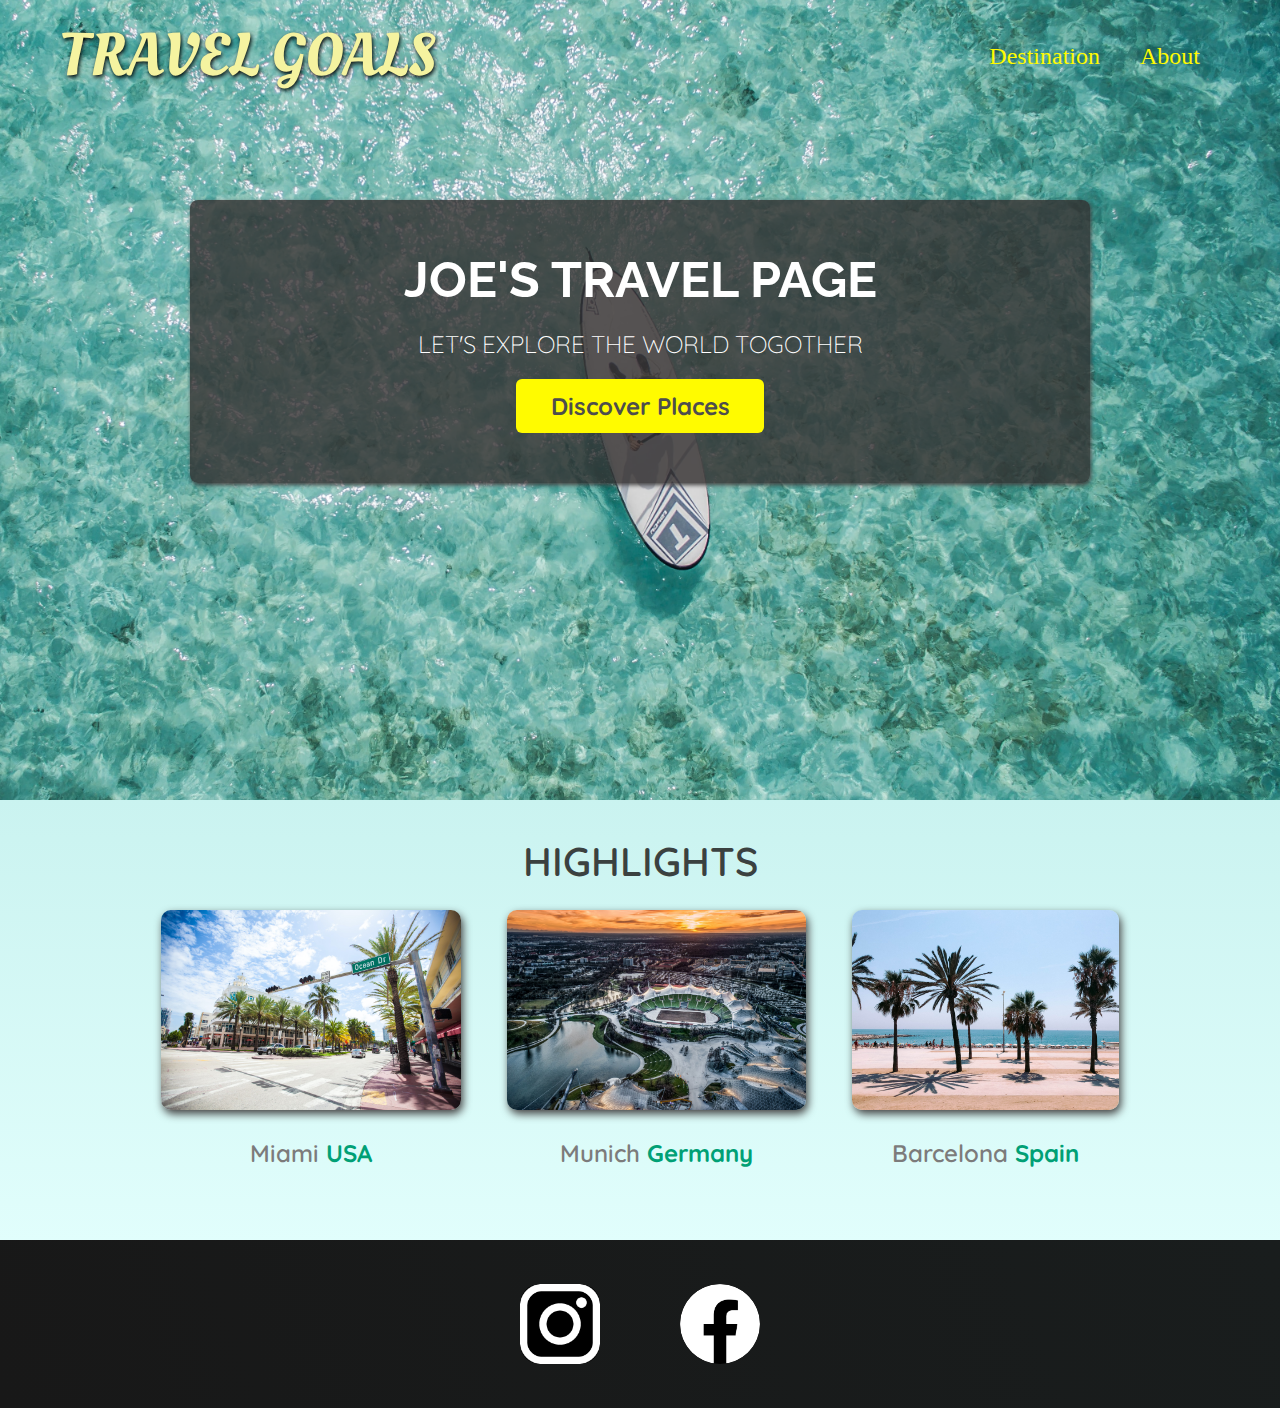
<file: index.html>
<!DOCTYPE html>
<html lang="en">

<head>
    <meta charset="UTF-8">
    <link href="https://fonts.googleapis.com/css2?family=Raleway:wght@700&family=Oleo+Script:wght@700&family=Quicksand:wght@300;500;700&display=swap" rel="stylesheet" />
    <link rel="stylesheet" href="shared-styles.css">
    <link rel="stylesheet" href="styles.css">
    <title>Travel Goals</title>
    <link rel="icon" type="image/x-icon" href="/images/icons/favicon.ico">
</head>

<body>
    <header id="page-logo">
        <div id="logo-reference">
            <a href="/index.html">Travel Goals</a>
        </div>
        <nav>
            <ul>
                <li><a href="/places.html">Destination</a></li>
                <li><a href="">About</a></li>
            </ul>
        </nav>
    </header>
    <main>
        <section id="hero">
            <div id="hero-content">
                <h1>joe's travel page</h1>
                <p>let's explore the world togother</p>
                <a href="/places.html">Discover Places</a>
            </div>
        </section>
        <section id="highlights">
            <h2>highlights</h2>
            <div id="highlights-content">
                <div>
                    <img src="/images/places/miami.jpg" alt="Miami USA">
                    <p>Miami <span>USA</span></p>
                </div>
                <div>
                    <img src="/images/places/munich.jpg" alt="Munich Germany">
                    <p>Munich <span>Germany</span></p>
                </div>
                <div>
                    <img src="/images/places/barcelona.jpg" alt="Barcelona Spain">
                    <p>Barcelona <span>Spain</span></p>
                </div>
            </div>
        </section>
    </main>
    <footer>
        <ul>
            <li id="insta-logo">
                <a href="https://www.instagram.com/"><img src="images/icons/insta.png" alt="instagram logo" /></a>
            </li>
            <li>
                <a href="https://www.facebook.com/"><img src="images/icons/facebook.png" alt="facebook logo" /></a>
            </li>
        </ul>
    </footer>
</body>

</html>
</file>
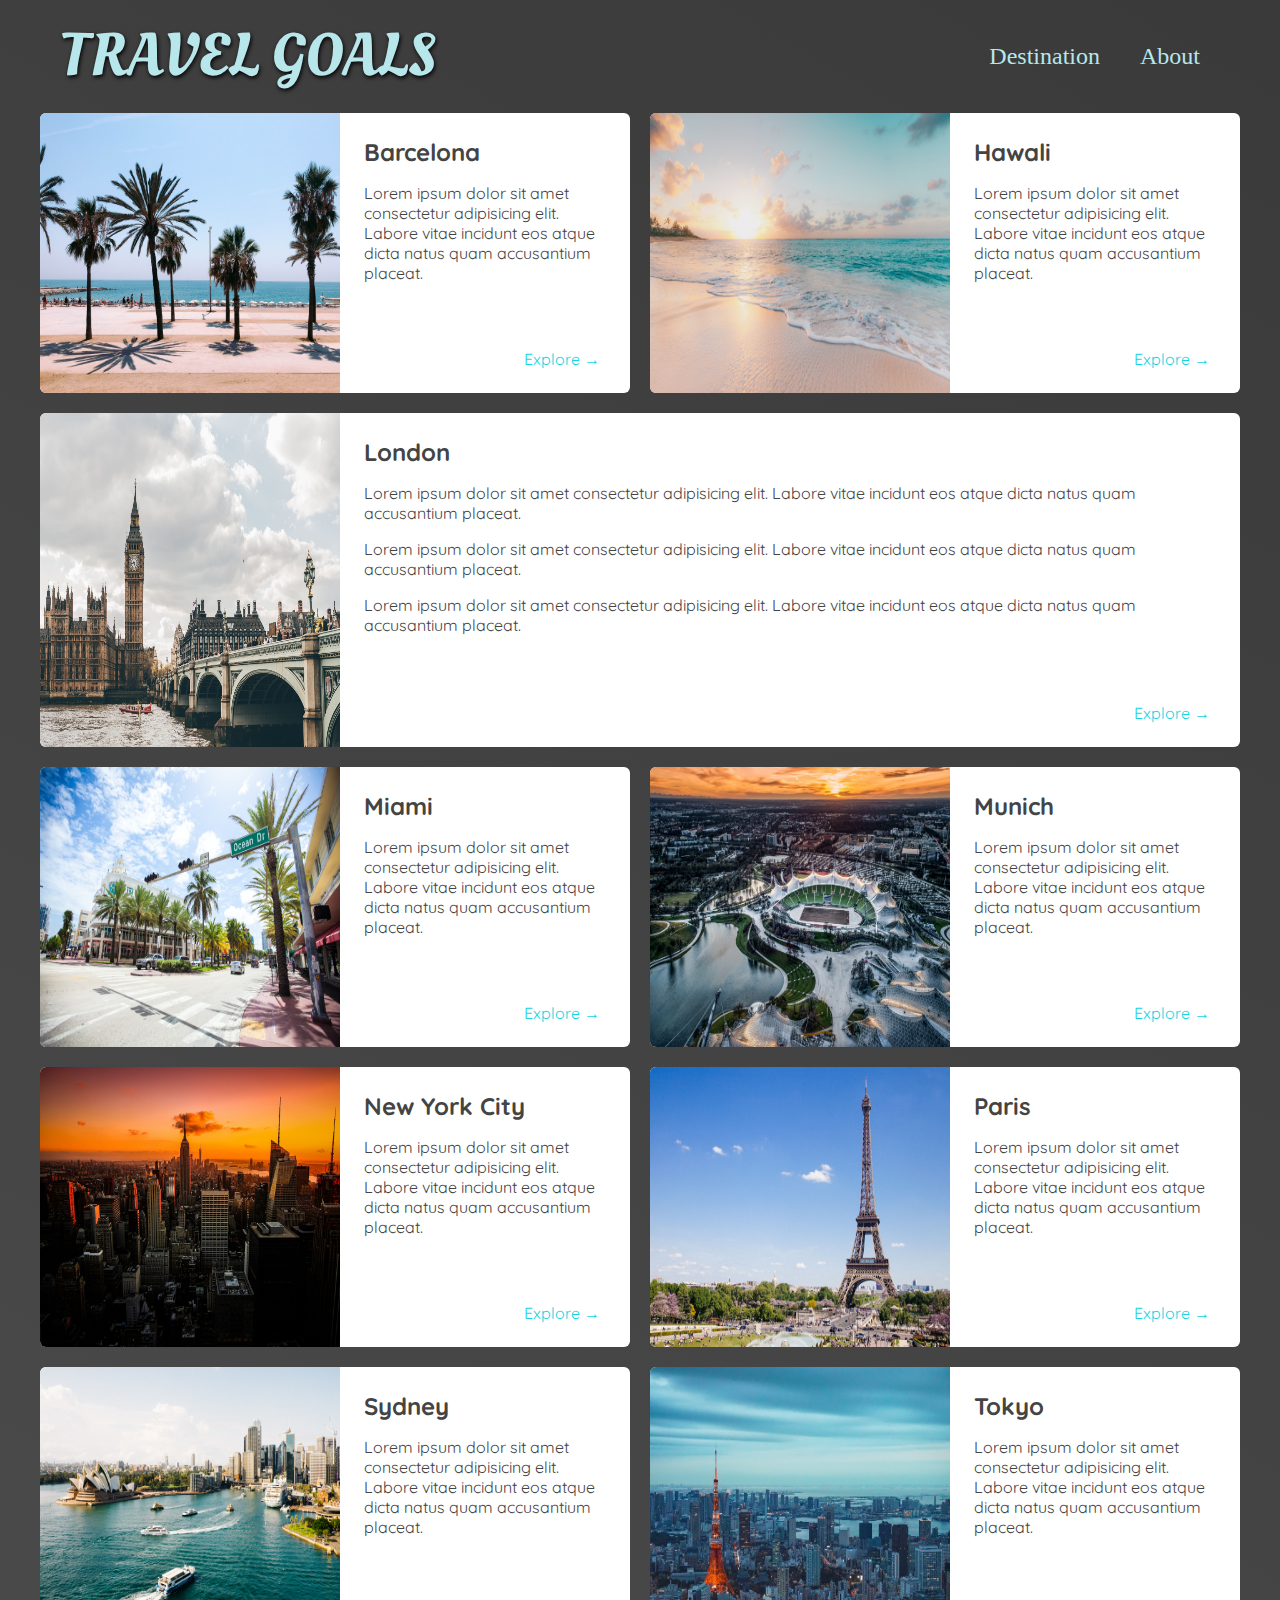
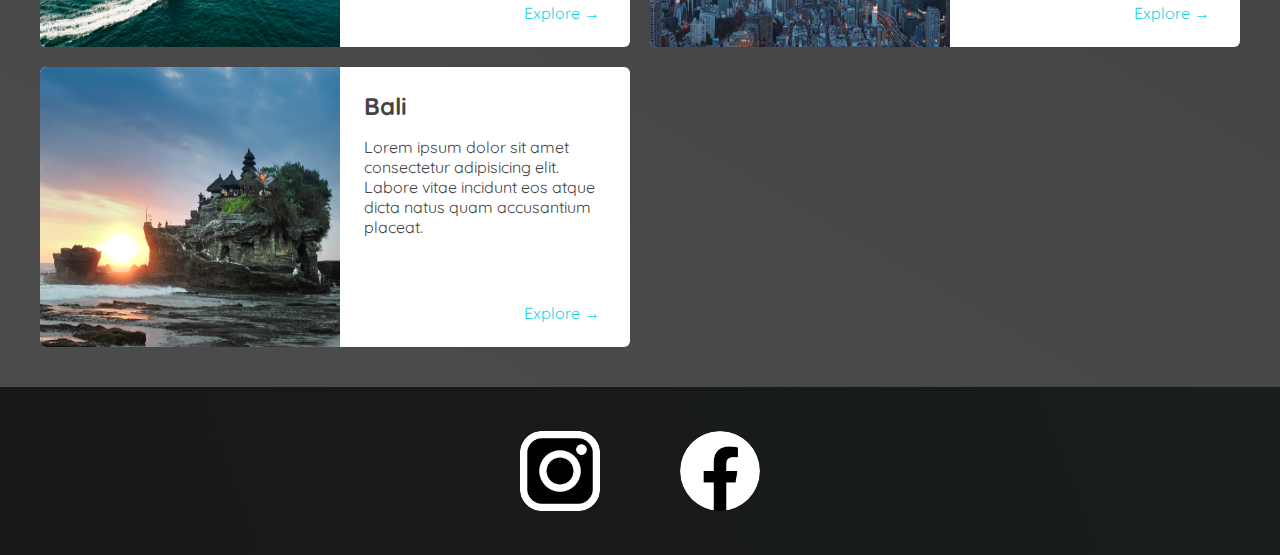
<file: places.html>
<!DOCTYPE html>
<html lang="en">

<head>
    <meta charset="UTF-8">
    <link href="https://fonts.googleapis.com/css2?family=Raleway:wght@700&family=Oleo+Script:wght@700&family=Quicksand:wght@300;500;700&display=swap" rel="stylesheet" />
    <link rel="stylesheet" href="shared-styles.css">
    <link rel="stylesheet" href="places.css">
    <title>Travel Goals | Places</title>
    <link rel="icon" type="image/x-icon" href="/images/icons/favicon.ico">
</head>

<body>
    <header id="page-logo">
        <div id="logo-reference">
            <a href="/index.html">Travel Goals</a>
        </div>
        <nav>
            <ul>
                <li><a href="/places.html">Destination</a></li>
                <li><a href="">About</a></li>
            </ul>
        </nav>
    </header>
    <main>
        <ul>
            <li>
                <img src="/images/places/barcelona.jpg" alt="Barcelona City">
                <div class="item-content">
                    <div>
                        <h2>Barcelona</h2>
                        <p>Lorem ipsum dolor sit amet consectetur adipisicing elit. Labore vitae incidunt eos atque dicta natus quam accusantium placeat.</p>
                    </div>
                    <div class="explore">
                        <a href="https://en.wikipedia.org/wiki/Barcelona">Explore &#x2192</a>
                    </div>
                </div>
            </li>
            <li>
                <img src="/images/places/hawaii.jpg" alt="Hawali City">
                <div class="item-content">
                    <div>
                        <h2>Hawali</h2>
                        <p>Lorem ipsum dolor sit amet consectetur adipisicing elit. Labore vitae incidunt eos atque dicta natus quam accusantium placeat.</p>
                    </div>
                    <div class="explore">
                        <a href="https://en.wikipedia.org/wiki/Hawaii">Explore &#x2192</a>
                    </div>
                </div>
            </li>
            <li>
                <img id="london" src="/images/places/london.jpg" alt="London City">
                <div class="item-content">
                    <div>
                        <h2>London</h2>
                        <p>Lorem ipsum dolor sit amet consectetur adipisicing elit. Labore vitae incidunt eos atque dicta natus quam accusantium placeat.</p>
                        <p>Lorem ipsum dolor sit amet consectetur adipisicing elit. Labore vitae incidunt eos atque dicta natus quam accusantium placeat.</p>
                        <p>Lorem ipsum dolor sit amet consectetur adipisicing elit. Labore vitae incidunt eos atque dicta natus quam accusantium placeat.</p>
                    </div>
                    <div class="explore">
                        <a href="https://en.wikipedia.org/wiki/London">Explore &#x2192</a>
                    </div>
                </div>
            </li>
            <li>
                <img src="/images/places/miami.jpg" alt="Miami City">
                <div class="item-content">
                    <div>
                        <h2>Miami</h2>
                        <p>Lorem ipsum dolor sit amet consectetur adipisicing elit. Labore vitae incidunt eos atque dicta natus quam accusantium placeat.</p>
                    </div>
                    <div class="explore">
                        <a href="https://en.wikipedia.org/wiki/Miami">Explore &#x2192</a>
                    </div>
                </div>
            </li>
            <li>
                <img src="/images/places/munich.jpg" alt="Munich City">
                <div class="item-content">
                    <div>
                        <h2>Munich</h2>
                        <p>Lorem ipsum dolor sit amet consectetur adipisicing elit. Labore vitae incidunt eos atque dicta natus quam accusantium placeat.</p>
                    </div>
                    <div class="explore">
                        <a href="https://en.wikipedia.org/wiki/Munich">Explore &#x2192</a>
                    </div>
                </div>
            </li>
            <li>
                <img src="/images/places/new-york-city.jpg" alt="New York City">
                <div class="item-content">
                    <div>
                        <h2>New York City</h2>
                        <p>Lorem ipsum dolor sit amet consectetur adipisicing elit. Labore vitae incidunt eos atque dicta natus quam accusantium placeat.</p>
                    </div>
                    <div class="explore">
                        <a href="https://en.wikipedia.org/wiki/New_York_City">Explore &#x2192</a>
                    </div>
                </div>
            </li>
            <li>
                <img src="/images/places/paris.jpg" alt="Paris City">
                <div class="item-content">
                    <div>
                        <h2>Paris</h2>
                        <p>Lorem ipsum dolor sit amet consectetur adipisicing elit. Labore vitae incidunt eos atque dicta natus quam accusantium placeat.</p>
                    </div>
                    <div class="explore">
                        <a href="https://en.wikipedia.org/wiki/Paris">Explore &#x2192</a>
                    </div>
                </div>
            </li>
            <li>
                <img src="/images/places/sydney.jpg" alt="Sydney City">
                <div class="item-content">
                    <div>
                        <h2>Sydney</h2>
                        <p>Lorem ipsum dolor sit amet consectetur adipisicing elit. Labore vitae incidunt eos atque dicta natus quam accusantium placeat.</p>
                    </div>
                    <div class="explore">
                        <a href="https://en.wikipedia.org/wiki/Sydney">Explore &#x2192</a>
                    </div>
                </div>
            </li>
            <li>
                <img src="/images/places/tokyo.jpg" alt="Tokyo City">
                <div class="item-content">
                    <div>
                        <h2>Tokyo</h2>
                        <p>Lorem ipsum dolor sit amet consectetur adipisicing elit. Labore vitae incidunt eos atque dicta natus quam accusantium placeat.</p>
                    </div>
                    <div class="explore">
                        <a href="https://en.wikipedia.org/wiki/Tokyo">Explore &#x2192</a>
                    </div>
                </div>
            </li>
            <li>
                <img src="/images/places/bali.jpg" alt="Bali City">
                <div class="item-content">
                    <div>
                        <h2>Bali</h2>
                        <p>Lorem ipsum dolor sit amet consectetur adipisicing elit. Labore vitae incidunt eos atque dicta natus quam accusantium placeat.</p>
                    </div>
                    <div class="explore">
                        <a href="https://en.wikipedia.org/wiki/Bali">Explore &#x2192</a>
                    </div>
                </div>
            </li>
        </ul>
    </main>
    <footer>
        <ul>
            <li id="insta-logo">
                <a href="https://www.instagram.com/"><img src="images/icons/insta.png" alt="instagram logo" /></a>
            </li>
            <li>
                <a href="https://www.facebook.com/"><img src="images/icons/facebook.png" alt="facebook logo" /></a>
            </li>
        </ul>
    </footer>
</body>

</html>
</file>
<file: shared-styles.css>
body {
    margin: 0;
}

ul {
    list-style: none;
    margin: 0;
    padding: 0;
    display: flex;
}

h2 {
    margin: 0;
    padding: 0;
}

ul li {
    margin: 20px;
}

header {
    display: flex;
    padding: 15px 60px;
    position: absolute;
    box-sizing: border-box;
    top: 0;
    left: 0;
    width: 100%;
}

#page-logo {
    display: flex;
    flex-direction: row;
    align-items: center;
    justify-content: space-between;
}

#logo-reference a {
    font-family: 'Oleo Script', sans-serif;
    color: rgb(245, 243, 160);
    text-decoration: none;
    text-transform: uppercase;
    text-shadow: 1px 2px 4px rgb(0, 0, 0);
    font-size: 60px;
}

#logo-reference:hover {
    transform: scale(1.1);
    transition: 0.3s;
}

nav a {
    text-decoration: none;
    font-size: 24px;
    color: rgb(255, 251, 0);
}

nav a:hover {
    background-color: rgb(255, 243, 0);
    color: black;
    padding: 8px 16px;
    border-radius: 6px;
    box-shadow: 1px 2px 4px rgb(68, 67, 67);
}

footer {
    display: flex;
    align-items: center;
    margin: 0 auto;
    position: relative;
    top: 260px;
    background: linear-gradient(70deg, rgb(24, 24, 24), rgb(25, 29, 29));
    justify-content: center;
    margin-top: 180px;
}

footer ul {
    display: flex;
    justify-content: center;
}

#insta-logo img {
    border-radius: 20px;
}

footer img {
    display: block;
    background-color: black;
    width: 80px;
    height: 80px;
    margin: 24px 20px;
    border-radius: 50px;
}
</file>
<file: styles.css>
#hero {
    background-image: url("/images/places/ocean.jpg");
    background-position: center;
    background-size: cover;
    height: 800px;
}

#hero-content {
    background-color: rgba(51, 47, 47, 0.8);
    width: 900px;
    padding: 50px 0;
    margin: 0 auto;
    text-align: center;
    box-shadow: 1px 2px 4px rgb(68, 67, 67);
    border-radius: 8px;
    position: relative;
    top: 200px;
}

#hero-content h1 {
    font-family: 'Raleway', sans-serif;
    font-size: 50px;
    margin: 0;
    color: white;
    text-transform: uppercase;
}

#hero-content p {
    font-family: 'Quicksand', sans-serif;
    font-size: 24px;
    font-weight: 300;
    margin: 20px auto 10px auto;
    color: white;
    text-transform: uppercase;
}

#hero-content a {
    display: block;
    font-family: 'Quicksand', sans-serif;
    font-size: 24px;
    font-weight: bold;
    color: rgb(77, 77, 77);
    text-decoration: none;
    border-radius: 6px;
    padding: 12px 24px;
    margin: 20px auto 0 auto;
    width: 200px;
    background-color: rgb(255, 251, 0);
}

#hero-content a:hover {
    background-color: rgb(255, 232, 0);
}

#highlights {
    background: linear-gradient(0deg, rgb(227, 255, 253), rgb(202, 243, 240));
    text-align: center;
    position: absolute;
    width: 100%;
    height: 480px;
    box-sizing: border-box;
}

#highlights h2 {
    font-family: "Quicksand", sans-serif;
    color: rgb(59, 65, 64);
    font-size: 40px;
    font-weight: 600;
    text-transform: uppercase;
    text-decoration: 1px 2px 4px rgb(0, 0, 0);
    margin: 36px 0 24px 0;
}

#highlights-content {
    display: flex;
    align-items: center;
    justify-content: space-evenly;
    width: 1050px;
    margin: 0 auto;
}

#highlights-content img {
    width: 100%;
    height: 200px;
    border-radius: 10px;
    box-shadow: 2px 4px 8px rgb(67, 66, 66);
    object-fit: cover;
}

#highlights-content img:hover {
    transform: scale(1.2);
    transition: 0.3s;
}

#highlights-content p {
    font-family: "Quicksand", sans-serif;
    font-size: 24px;
    font-weight: 600;
    color: rgb(124, 123, 123);
}

#highlights-content span {
    color: rgb(0, 160, 117);
    font-weight: 900;
}
</file>
<file: places.css>
body {
    background: linear-gradient(30deg, rgb(77, 77, 77), rgb(58, 58, 58));
    color: rgb(68, 68, 68);
    /* padding: 40px; */
}

header {
    position: static;
}

nav a {
    color: rgb(183, 230, 235);
}

nav a:hover {
    background-color: rgb(183, 230, 235);
    color: rgb(59, 59, 59);
}

main ul {
    width: 1200px;
    margin: 0 auto;
    display: grid;
    grid-template-columns: 1fr 1fr;
    gap: 0 20px;
}

main li {
    display: flex;
    background-color: white;
    bottom: 1px 1px 4px rgba(0, 0, 0, 0.2);
    border-radius: 6px;
    object-fit: cover;
    overflow: hidden;
    font-family: "Quicksand", sans-serif;
    margin: 0;
    margin-bottom: 20px;
}

main li:nth-of-type(3) {
    grid-column: 1 / span 2;
}

main ul img {
    width: 300px;
    height: 280px;
}

footer {
    position: static;
    margin: 20px 0 0 0;
}

#logo-reference a {
    color: rgb(183, 230, 235);
}

.item-content {
    display: flex;
    flex-direction: column;
    padding: 24px;
    justify-content: space-between;
}

.explore {
    text-align: right;
}

.explore a {
    text-decoration: none;
    color: rgb(22, 211, 228);
    padding: 6px;
    border-radius: 5px;
}

.explore a:hover {
    background-color: rgb(235, 253, 255);
}

#london {
    height: 334px;
}
</file>
